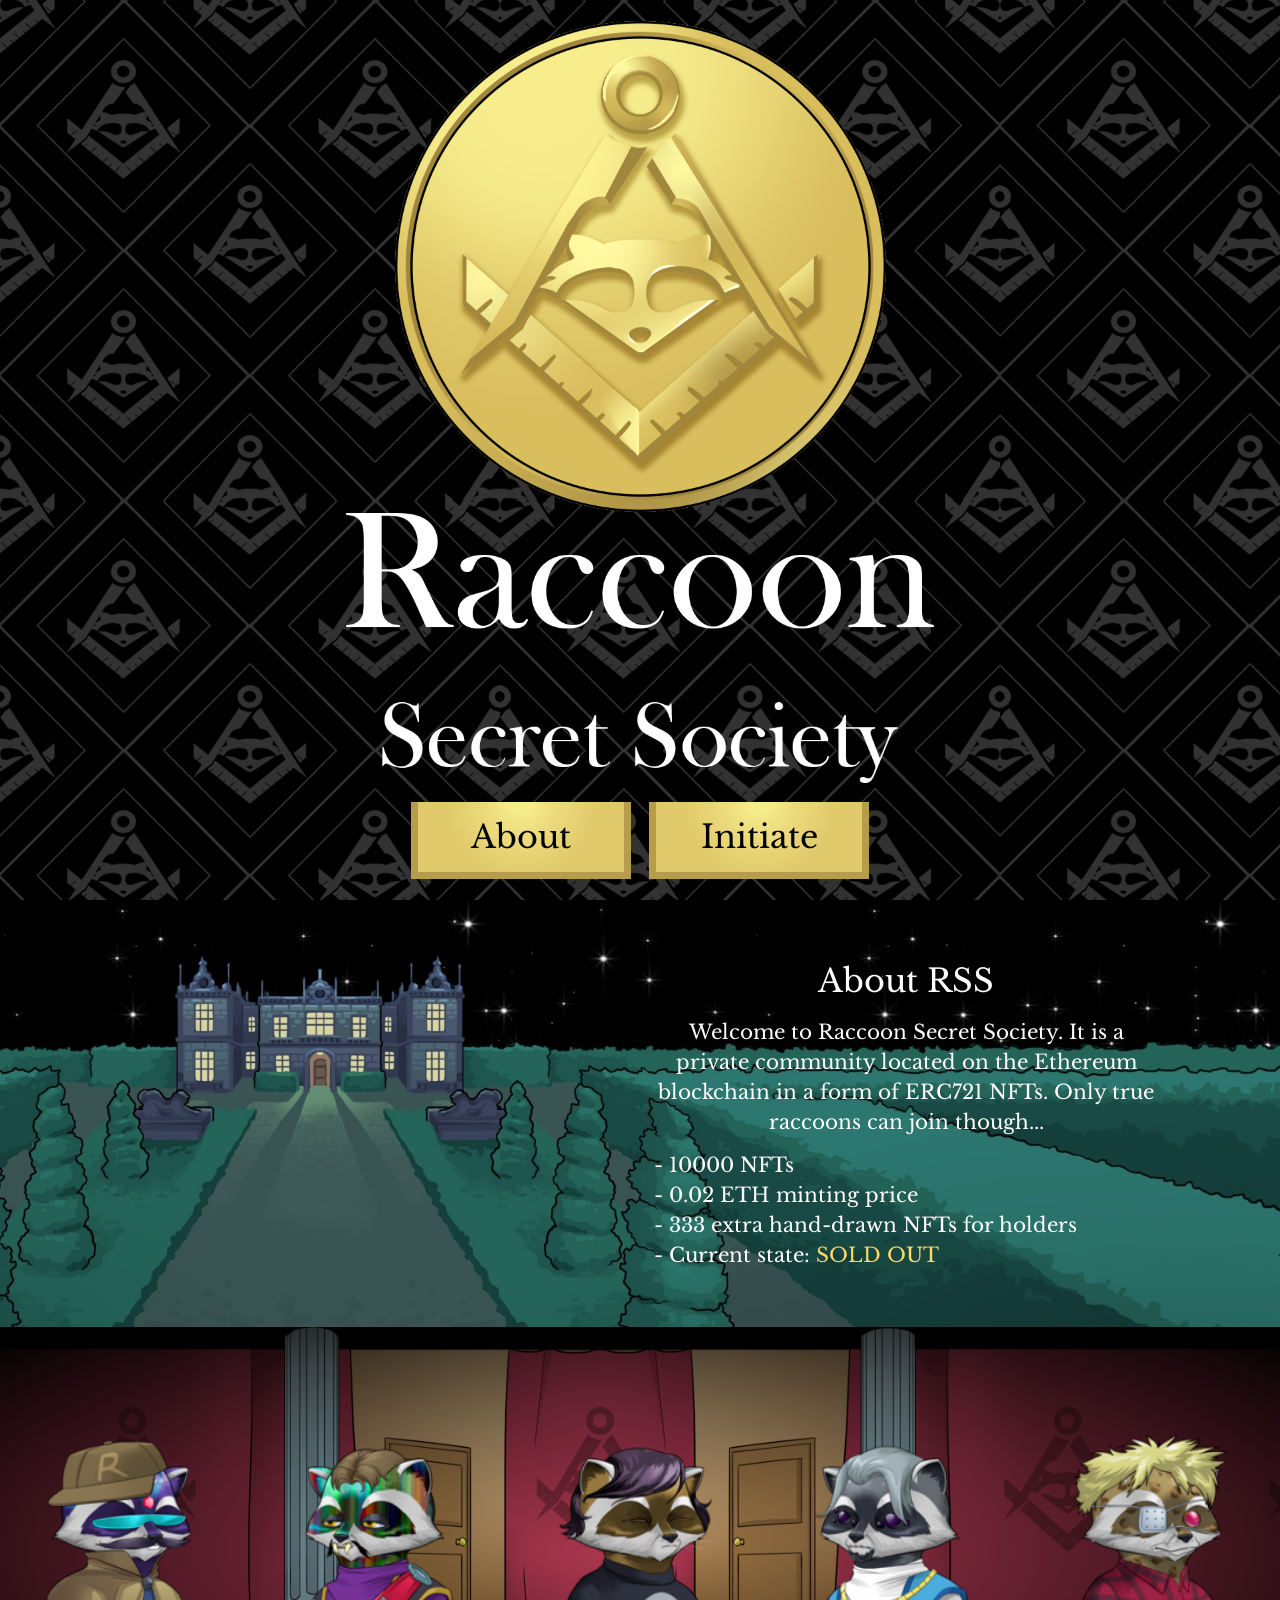
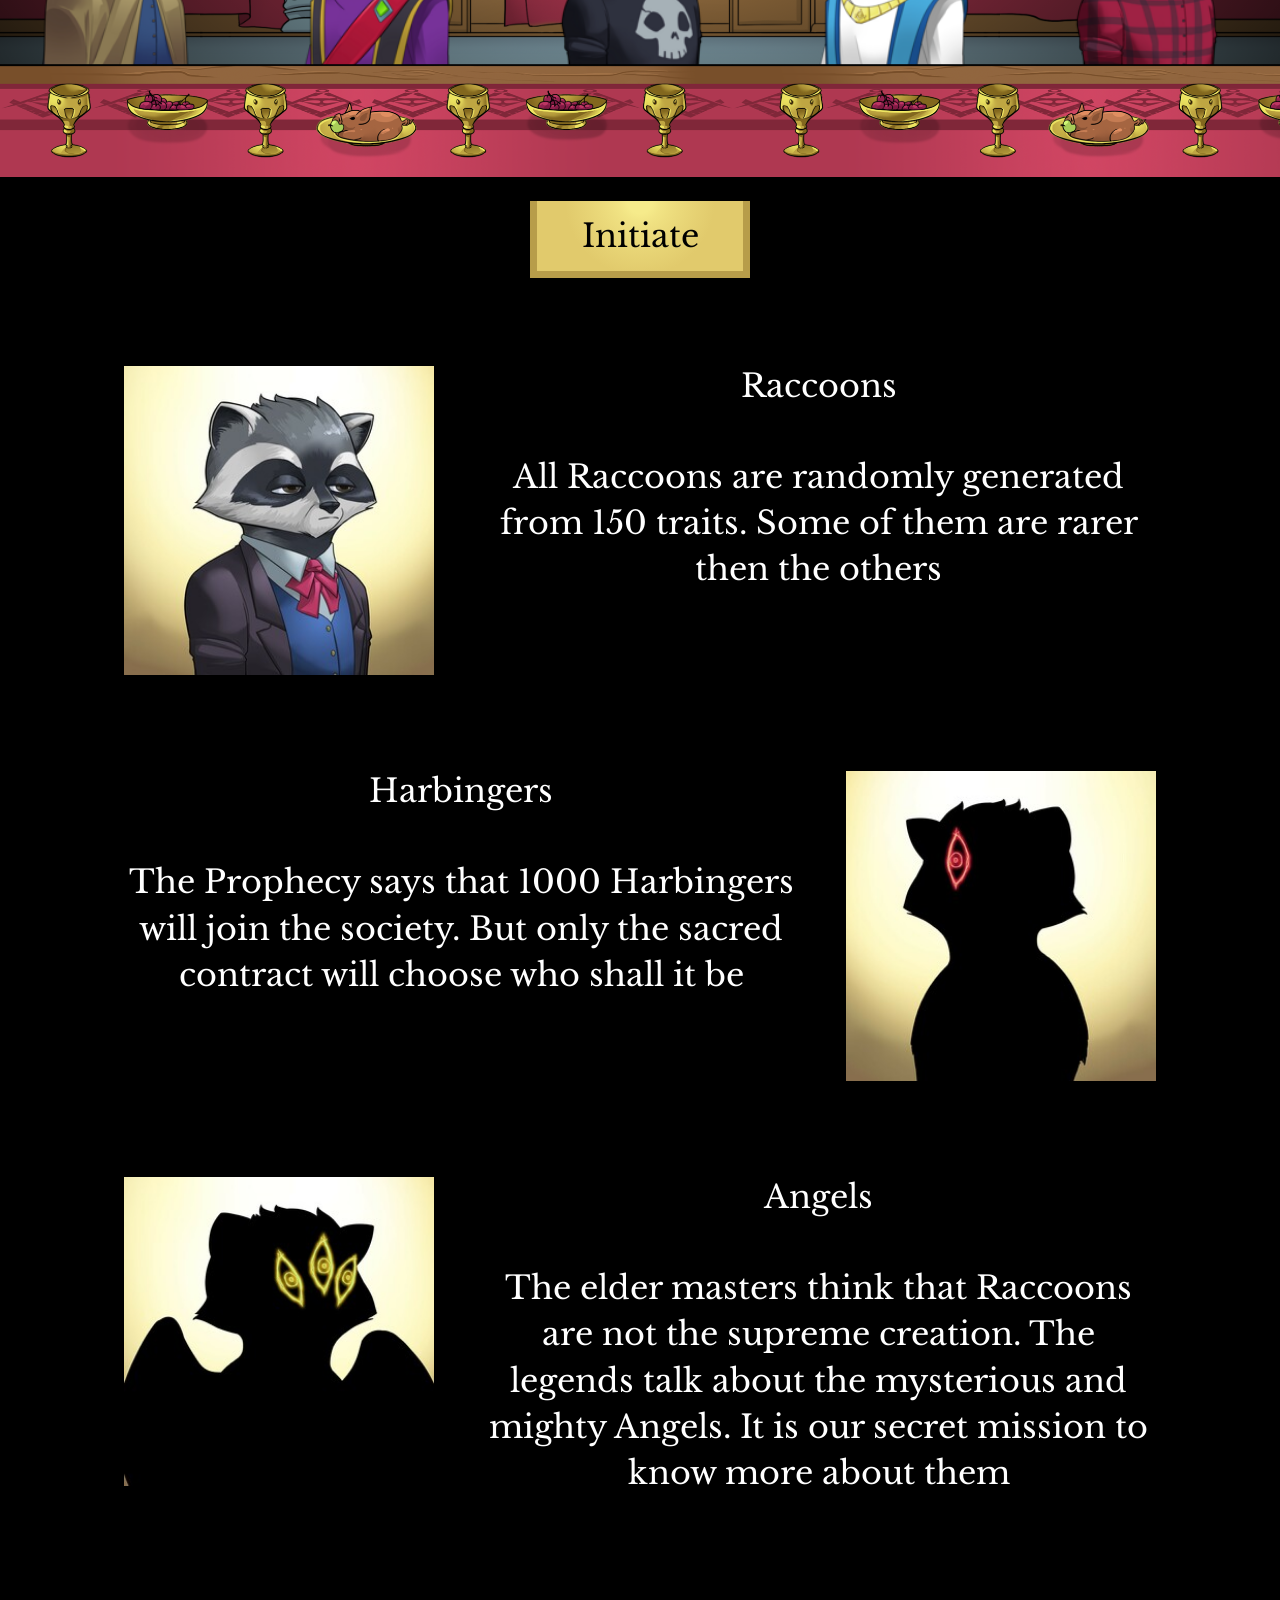
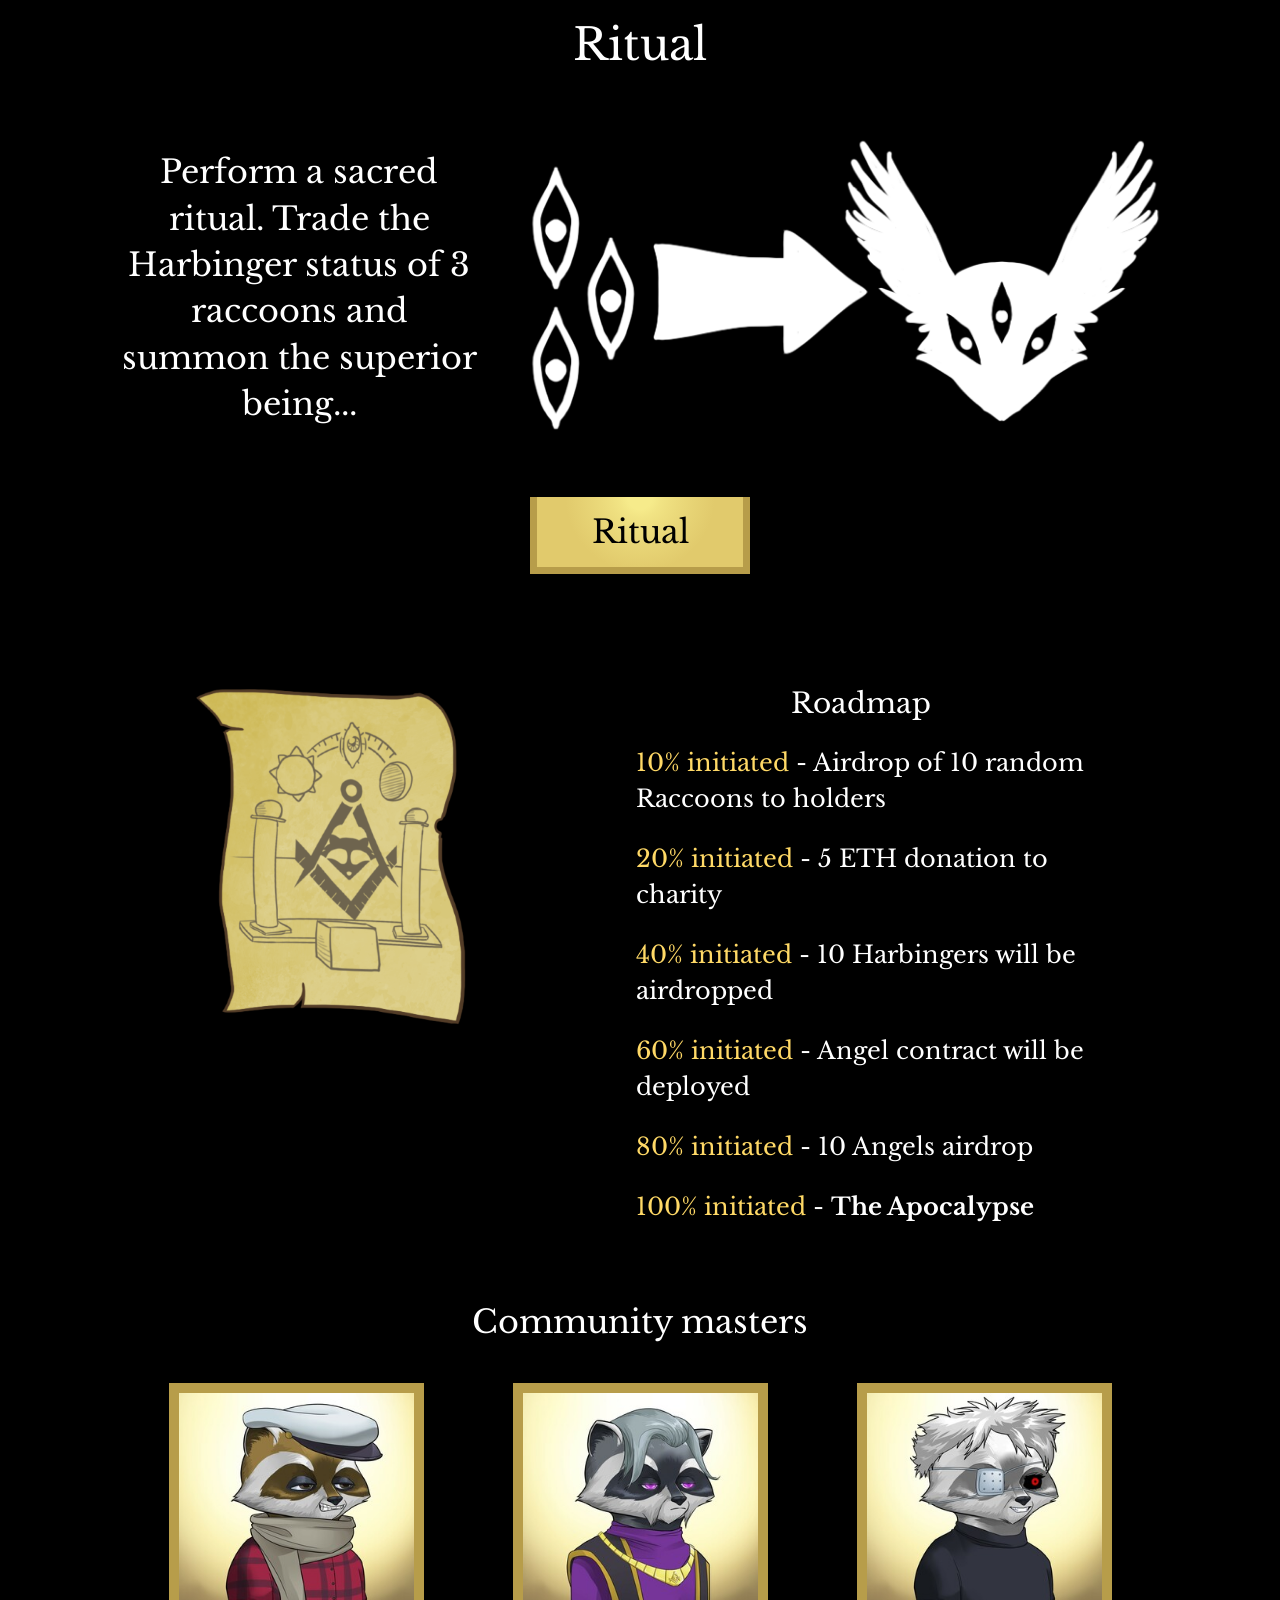
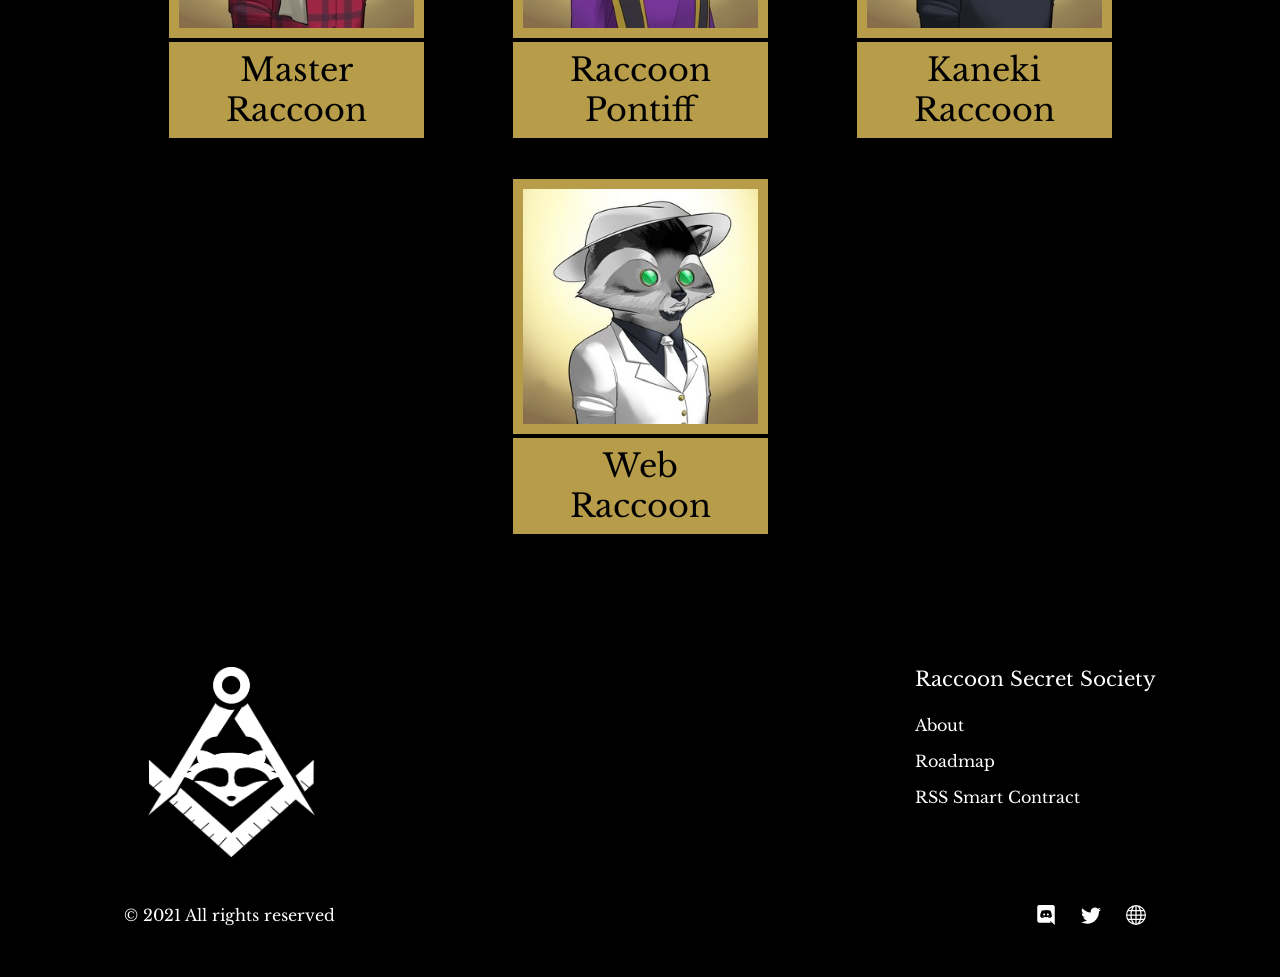
<file: index.html>
<!DOCTYPE html>
<html>

<head>
  <meta charset="utf-8">
  <meta name="viewport" content="width=device-width, initial-scale=1">
  <title>Raccoons</title>
  <link rel="apple-touch-icon" sizes="180x180" href="./apple-touch-icon.png">
  <link rel="icon" type="image/png" sizes="32x32" href="./favicon-32x32.png">
  <link rel="icon" type="image/png" sizes="16x16" href="./favicon-16x16.png">
  <link rel="manifest" href="./site.webmanifest">
  <link rel="mask-icon" href="./safari-pinned-tab.svg" color="#5bbad5">
  <meta name="msapplication-TileColor" content="#da532c">
  <meta name="theme-color" content="#ffffff">
  <link rel="preconnect" href="https://fonts.googleapis.com">
  <link rel="preconnect" href="https://fonts.gstatic.com" crossorigin>
  <link href="https://fonts.googleapis.com/css2?family=Libre+Baskerville&display=swap" rel="stylesheet">
  <link rel="stylesheet" href="./style.css">
</head>

<body>
  <div class="body-background"></div>

  <div class="header-section header-hidden" id="header-section">
    <div class="header-nav container">
      <a href="#about-section">About</a>
      <a href="./initiate.html">Initiate</a>
      <a href="#footer-section">Socials</a>
      <a href="./ritual.html">Ritual</a>
    </div>
  </div>

  <div class="title-section">
    <div class="title-logo"><img src="./img/title-logo.png" alt=""></div>
    <div class="title-textlogo"><img src="./img/title-textlogo.png" alt=""></div>
    <div class="title-about-btn"><a href="#about-section" class="btn">About</a></div>
    <div class="title-buy-btn"><a href="./initiate.html" class="btn">Initiate</a></div>
  </div>

  <div class="about-section" id="about-section">
    <div class="container">
      <div class="about-content">
        <div class="about-title">About RSS</div>
        <div class="about-text">Welcome to Raccoon Secret Society. It is a private community located on the Ethereum blockchain in a form of ERC721 NFTs. Only true raccoons can join though...</div>
        <div class="about-list">
          - 10000 NFTs
          <br>- 0.02 ETH minting price
          <br>- 333 extra hand-drawn NFTs for holders
          <br>- Current state: <span class="about-gold-text">SOLD OUT</span>
        </div>
      </div>
    </div>
  </div>

  <div class="animated-section">
    <div class="animated-hall"></div>
    <div class="animated-shading"></div>
    <div class="animated-raccoons" id="animated-raccoons"></div>
    <div class="animated-table"></div>
  </div>

  <div class="buy-sections">
    <a href="./initiate.html" class="btn">Initiate</a>
  </div>

  <div class="rarity-section container">
    <div class="rarity-row">
      <img src="./img/rarity-raccoon.jpg" class="rarity-img" alt="">
      <div class="rarity-content">
        <div class="rarity-title">Raccoons</div>
        <div class="rarity-text">All Raccoons are randomly generated from 150 traits. Some of them are rarer then the others</div>
      </div>
    </div>
    <div class="rarity-row">
      <div class="rarity-content">
        <div class="rarity-title">Harbingers</div>
        <div class="rarity-text">The Prophecy says that 1000 Harbingers will join the society. But only the sacred contract will choose who shall it be</div>
      </div>
      <img src="./img/rarity-hairbringer.jpg" class="rarity-img" alt="">
    </div>
    <div class="rarity-row">
      <img src="./img/rarity-angel.jpg" class="rarity-img" alt="">
      <div class="rarity-content">
        <div class="rarity-title">Angels</div>
        <div class="rarity-text">The elder masters think that Raccoons are not the supreme creation. The legends talk about the mysterious and mighty Angels. It is our secret mission to know more about them</div>
      </div>
    </div>
  </div>

  <div class="ritual-section">
    <div class="ritual-tilte">Ritual</div>
    <div class="ritual-row container">
      <div class="ritual-text">Perform a sacred ritual. Trade the Harbinger status of 3 raccoons and summon the superior being...</div>
      <img src="./img/ritual-img.png" class="ritual-row-img" alt="">
    </div>
    <a href="./ritual.html" class="btn ritual-btn">Ritual</a>
  </div>

  <div class="roadmap-section container" id="roadmap-section">
    <img src="./img/map.png" class="roadmap-map" alt="">
    <div class="roadmap-content">
      <div class="roadmap-title">Roadmap</div>
      <div class="roadmap-text"><span class="roadmap-gold-text">10% initiated</span> - Airdrop of 10 random Raccoons to holders</div>
      <div class="roadmap-text"><span class="roadmap-gold-text">20% initiated</span> - 5 ETH donation to charity</div>
      <div class="roadmap-text"><span class="roadmap-gold-text">40% initiated</span> - 10 Harbingers will be airdropped</div>
      <div class="roadmap-text"><span class="roadmap-gold-text">60% initiated</span> - Angel contract will be deployed</div>
      <div class="roadmap-text"><span class="roadmap-gold-text">80% initiated</span> - 10 Angels airdrop</div>
      <div class="roadmap-text"><span class="roadmap-gold-text">100% initiated</span> - <b>The Apocalypse</b></div>
    </div>
  </div>

  <div class="topcoon-section container">
    <div class="topcoon-title">Community masters</div>
    <div class="topcoon-portrait">
      <img src="./img/topcoon-1.jpg" class="topcoon-photo" alt="">
      <div class="topcoon-name">Master Raccoon</div>
    </div>
    <div class="topcoon-portrait">
      <img src="./img/topcoon-2.jpg" class="topcoon-photo" alt="">
      <div class="topcoon-name">Raccoon Pontiff</div>
    </div>
    <div class="topcoon-portrait">
      <img src="./img/topcoon-3.jpg" class="topcoon-photo" alt="">
      <div class="topcoon-name">Kaneki Raccoon</div>
    </div>
    <div class="topcoon-portrait">
      <img src="./img/topcoon-4.jpg" class="topcoon-photo" alt="">
      <div class="topcoon-name">Web Raccoon</div>
    </div>
  </div>

  <div class="footer-section" id="footer-section">
    <div class="container">
      <div class="footer-main">
        <div class="footer-logo"><img src="./img/logo.png" alt=""></div>
        <div class="footer-nav">
          <div class="footer-nav-title">Raccoon Secret Society</div>
          <a href="#about-section">About</a>
          <a href="#roadmap-section">Roadmap</a>
          <a href="https://etherscan.io/address/0x020bb206cd689d6981182579da490d5f4ceb4c46">RSS Smart Contract</a>
        </div>
      </div>
      <div class="footer-bottom">
        <div>&copy; 2021 All rights reserved</div>
        <div class="footer-social">
          <a href="https://discord.gg/wD85Dzfhfn">
            <svg width="16" height="16" fill="currentColor" class="bi bi-discord" viewBox="0 0 16 16">
              <path d="M6.552 6.712c-.456 0-.816.4-.816.888s.368.888.816.888c.456 0 .816-.4.816-.888.008-.488-.36-.888-.816-.888zm2.92 0c-.456 0-.816.4-.816.888s.368.888.816.888c.456 0 .816-.4.816-.888s-.36-.888-.816-.888z"/>
              <path d="M13.36 0H2.64C1.736 0 1 .736 1 1.648v10.816c0 .912.736 1.648 1.64 1.648h9.072l-.424-1.48 1.024.952.968.896L15 16V1.648C15 .736 14.264 0 13.36 0zm-3.088 10.448s-.288-.344-.528-.648c1.048-.296 1.448-.952 1.448-.952-.328.216-.64.368-.92.472-.4.168-.784.28-1.16.344a5.604 5.604 0 0 1-2.072-.008 6.716 6.716 0 0 1-1.176-.344 4.688 4.688 0 0 1-.584-.272c-.024-.016-.048-.024-.072-.04-.016-.008-.024-.016-.032-.024-.144-.08-.224-.136-.224-.136s.384.64 1.4.944c-.24.304-.536.664-.536.664-1.768-.056-2.44-1.216-2.44-1.216 0-2.576 1.152-4.664 1.152-4.664 1.152-.864 2.248-.84 2.248-.84l.08.096c-1.44.416-2.104 1.048-2.104 1.048s.176-.096.472-.232c.856-.376 1.536-.48 1.816-.504.048-.008.088-.016.136-.016a6.521 6.521 0 0 1 4.024.752s-.632-.6-1.992-1.016l.112-.128s1.096-.024 2.248.84c0 0 1.152 2.088 1.152 4.664 0 0-.68 1.16-2.448 1.216z"/>
            </svg>
          </a>
          <a href="https://twitter.com/TheRaccoonSS">
            <svg width="16" height="16" fill="currentColor" class="bi bi-twitter" viewBox="0 0 16 16">
              <path d="M5.026 15c6.038 0 9.341-5.003 9.341-9.334 0-.14 0-.282-.006-.422A6.685 6.685 0 0 0 16 3.542a6.658 6.658 0 0 1-1.889.518 3.301 3.301 0 0 0 1.447-1.817 6.533 6.533 0 0 1-2.087.793A3.286 3.286 0 0 0 7.875 6.03a9.325 9.325 0 0 1-6.767-3.429 3.289 3.289 0 0 0 1.018 4.382A3.323 3.323 0 0 1 .64 6.575v.045a3.288 3.288 0 0 0 2.632 3.218 3.203 3.203 0 0 1-.865.115 3.23 3.23 0 0 1-.614-.057 3.283 3.283 0 0 0 3.067 2.277A6.588 6.588 0 0 1 .78 13.58a6.32 6.32 0 0 1-.78-.045A9.344 9.344 0 0 0 5.026 15z"/>
            </svg>
          </a>
          <a href="/">
            <svg width="16" height="16" fill="currentColor" class="bi bi-globe" viewBox="0 0 16 16">
              <path d="M0 8a8 8 0 1 1 16 0A8 8 0 0 1 0 8zm7.5-6.923c-.67.204-1.335.82-1.887 1.855A7.97 7.97 0 0 0 5.145 4H7.5V1.077zM4.09 4a9.267 9.267 0 0 1 .64-1.539 6.7 6.7 0 0 1 .597-.933A7.025 7.025 0 0 0 2.255 4H4.09zm-.582 3.5c.03-.877.138-1.718.312-2.5H1.674a6.958 6.958 0 0 0-.656 2.5h2.49zM4.847 5a12.5 12.5 0 0 0-.338 2.5H7.5V5H4.847zM8.5 5v2.5h2.99a12.495 12.495 0 0 0-.337-2.5H8.5zM4.51 8.5a12.5 12.5 0 0 0 .337 2.5H7.5V8.5H4.51zm3.99 0V11h2.653c.187-.765.306-1.608.338-2.5H8.5zM5.145 12c.138.386.295.744.468 1.068.552 1.035 1.218 1.65 1.887 1.855V12H5.145zm.182 2.472a6.696 6.696 0 0 1-.597-.933A9.268 9.268 0 0 1 4.09 12H2.255a7.024 7.024 0 0 0 3.072 2.472zM3.82 11a13.652 13.652 0 0 1-.312-2.5h-2.49c.062.89.291 1.733.656 2.5H3.82zm6.853 3.472A7.024 7.024 0 0 0 13.745 12H11.91a9.27 9.27 0 0 1-.64 1.539 6.688 6.688 0 0 1-.597.933zM8.5 12v2.923c.67-.204 1.335-.82 1.887-1.855.173-.324.33-.682.468-1.068H8.5zm3.68-1h2.146c.365-.767.594-1.61.656-2.5h-2.49a13.65 13.65 0 0 1-.312 2.5zm2.802-3.5a6.959 6.959 0 0 0-.656-2.5H12.18c.174.782.282 1.623.312 2.5h2.49zM11.27 2.461c.247.464.462.98.64 1.539h1.835a7.024 7.024 0 0 0-3.072-2.472c.218.284.418.598.597.933zM10.855 4a7.966 7.966 0 0 0-.468-1.068C9.835 1.897 9.17 1.282 8.5 1.077V4h2.355z"/>
            </svg>
          </a>
        </div>
      </div>
    </div>
  </div>

  <script src="./script.js"></script>
</body>

</html>
</file>
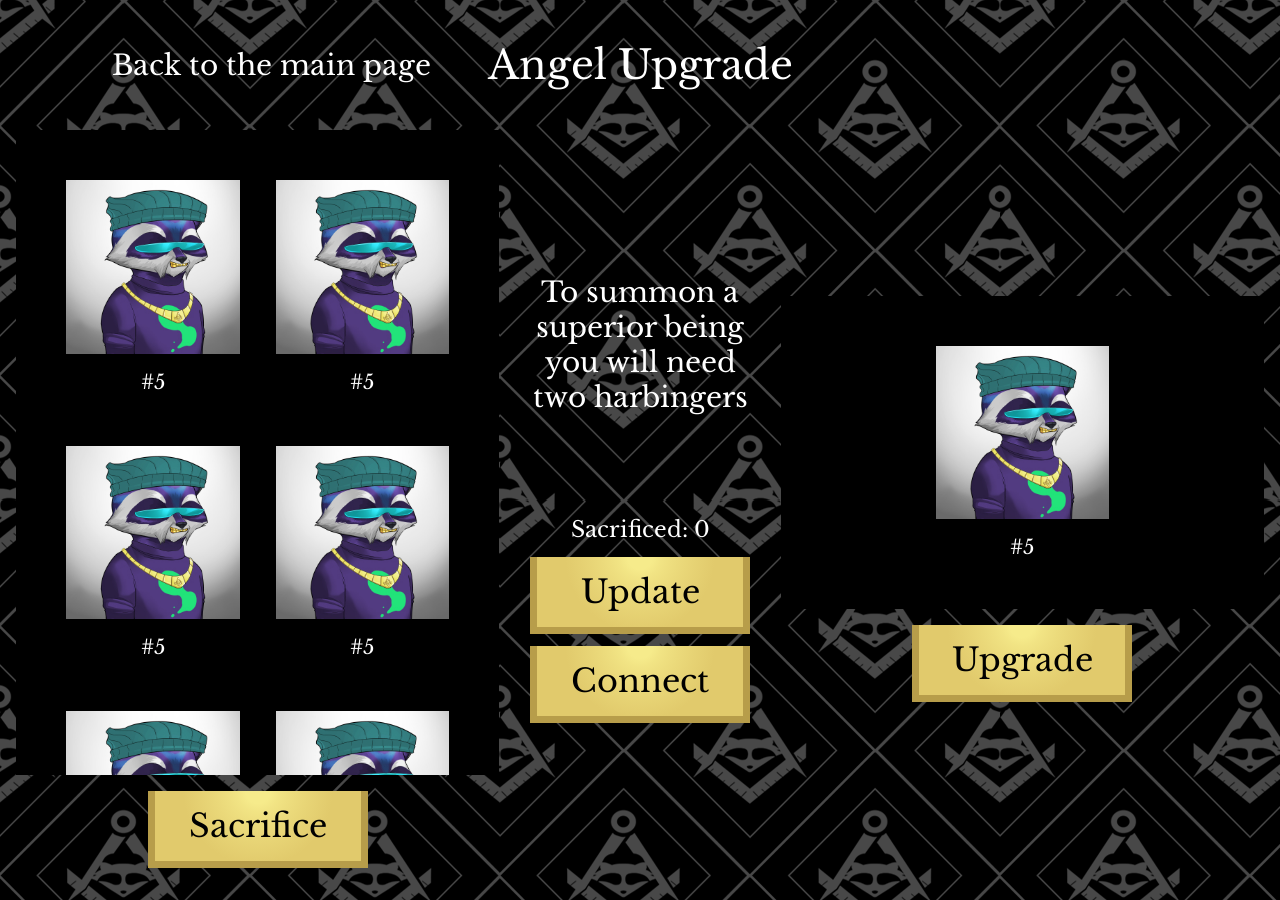
<file: upgrade.html>
<!DOCTYPE html>
<html>

<head>
  <meta charset="utf-8">
  <meta name="viewport" content="width=device-width, initial-scale=1">
  <meta name="fortmatic-site-verification" content="xtYl1yofPmeaTHz8" />
  <title>Raccoons</title>
  <link rel="apple-touch-icon" sizes="180x180" href="./apple-touch-icon.png">
  <link rel="icon" type="image/png" sizes="32x32" href="./favicon-32x32.png">
  <link rel="icon" type="image/png" sizes="16x16" href="./favicon-16x16.png">
  <link rel="manifest" href="./site.webmanifest">
  <link rel="mask-icon" href="./safari-pinned-tab.svg" color="#5bbad5">
  <meta name="msapplication-TileColor" content="#da532c">
  <meta name="theme-color" content="#ffffff">
  <link rel="preconnect" href="https://fonts.googleapis.com">
  <link rel="preconnect" href="https://fonts.gstatic.com" crossorigin>
  <link href="https://fonts.googleapis.com/css2?family=Libre+Baskerville&display=swap" rel="stylesheet">
  <link rel="stylesheet" href="./style.css">
</head>

<body class="upgrade-page">
  <div class="upgrade-page-header">
    <a href="./index.html">Back to the main page</a>
    <div class="upgrade-page-title">Angel Upgrade</div>
    <div></div>
  </div>
  <div class="upgrade-page-container">
    <div class="upgrade-page-content">
      <div class="upgrade-page-content-raccoons">
        <div class="upgrade-page-raccoons" id="upgrade-page-raccoons-sacrifice"></div>
        <div class="btn" id="upgrade-sacrifice-btn">Sacrifice</div>
      </div>
      <div class="upgrade-page-content-center">
        <div class="upgrade-page-text">
          To summon a superior being you will need two harbingers
        </div>
        <div class="upgrade-page-btn-group">
          <div class="upgrade-page-sacrificed-label">
            Sacrificed:
            <span id="upgrade-page-sacrificed-quantity">0</span>
          </div>
          <div class="btn" id="upgrade-update-btn">Update</div>
          <div class="btn" id="upgrade-connect-btn">Connect</div>
        </div>
      </div>
      <div class="upgrade-page-content-raccoons">
        <div class="upgrade-page-raccoons" id="upgrade-page-raccoons-upgrade"></div>
        <div class="btn" id="upgrade-main-btn">Upgrade</div>
      </div>
    </div>
  </div>
  <script type="text/javascript" src="./upgrade.js"></script>
</body>

</html>
</file>
<file: style.css>
:root {
  --bg-radial-gold: radial-gradient(circle at top, #f6eb8b 10%, 30%, #e1ca6c 60%);
}
* {
  box-sizing: border-box;
}
html {
  height: 100%;
  scroll-behavior: smooth;
}
body {
  position: relative;
  min-height: 100%;
  margin: 0;
  background-color: black;
  font-family: 'Libre Baskerville', serif;
}
a {
  text-decoration: none;
}

.body-background {
  position: absolute;
  z-index: -1;
  width: 100%;
  height: 100%;
  background-image: url('./img/body-pattern.png');
  background-attachment: fixed;
  filter: opacity(.7);
}

.container {
  max-width: 1080px;
  width: 100%;
  margin: auto;
}
body > .container {
  padding: 1% 2%;
}
@media (min-width: 1080px) {
  body > .container {
    padding: 5% 24px;
  }
}
.btn {
  display: block;
  width: 220px;
  border-width: 0 7px 7px;
  border-style: solid;
  border-color: #b79d4a;
  padding: 15px 0;
  background: var(--bg-radial-gold);
  font-size: 32px;
  text-align: center;
  color: black;
  transition: .15s;
}
.btn:not(.btn-disabled) {
  cursor: pointer;
}
.btn:not(.btn-disabled):hover {
  box-shadow: 0 0 6px 0 #f6eb8b;
}


.header-section {
  position: fixed;
  z-index: 1;
  top: 0;
  width: 100%;
  background-color: black;
  font-size: 16px;
  transition: .3s;
}
.header-section.header-hidden {
  top: -50px;
}
.header-nav {
  display: flex;
  justify-content: space-around;
  align-items: center;
  height: 50px;
}
.header-nav > a {
  color: white;
  transition: .3s;
}
.header-nav > a:hover {
  color: #ffd966;
}


.title-section {
  display: flex;
  justify-content: center;
  flex-wrap: wrap;
  height: 100vh;
  padding: 2vh 0;
}
.title-logo,
.title-textlogo {
  width: 100%;
  padding: 0 1vh;
  line-height: 0;
  text-align: center;
}
.title-logo {
  align-self: flex-end;
}
.title-textlogo {
  align-self: center;
}
.title-logo > img {
  max-width: 540px;
  width: 100%;
  max-height: calc(59vh - 99px);
  object-fit: contain;
}
.title-textlogo > img {
  max-width: 600px;
  width: 100%;
  max-height: calc(33vh - 55px);
  object-fit: contain;
}
.title-about-btn,
.title-buy-btn {
  width: 100%;
  align-self: flex-start;
  padding: 2vh 1vh 0;
}
.title-about-btn > .btn,
.title-buy-btn > .btn {
  margin: auto;
}
@media (min-width: 500px) {
  .title-logo > img {
    max-height: calc(60vh - 49px);
  }
  .title-textlogo > img {
    max-height: calc(34vh - 28px);
  }
  .title-about-btn,
  .title-buy-btn {
    width: auto;
  }
}
@media (min-width: 800px) and (min-aspect-ratio: 3/2) {
  .title-section {
    padding: 5vh 0;
  }
  .title-textlogo {
    order: 2;
    align-self: flex-end;
    box-sizing: content-box;
    max-width: 600px;
    width: calc(100% - 6vh - 440px);
  }
  .title-logo > img {
    max-height: 58vh;
  }
  .title-textlogo > img {
    max-height: 32vh;
  }
  .title-about-btn {
    order: 1;
    align-self: flex-end;
  }
  .title-buy-btn {
    order: 3;
    align-self: flex-end;
  }
}


.about-section {
  display: flex;
  min-height: 33.333vw;
  background-image: url('./img/about-background.jpg');
  background-position-x: 15%;
  background-size: auto 100%;
}
.about-content {
  max-width: 100%;
  width: 524px;
  margin-left: auto;
  padding: 12px;
  line-height: 1.5;
  color: white;
}
.about-title {
  font-size: 28px;
  text-align: center;
}
.about-text {
  margin-top: 1vw;
  font-size: 18px;
  text-align: center;
}
.about-list {
  margin-top: 1vw;
  font-size: 18px;
}
.about-gold-text {
  color: #ffd966;
}
@media (min-width: 800px) {
  .about-content {
    width: 548px;
    padding: 22px;
  }
  .about-title { font-size: 32px; }
  .about-text { font-size: 20px; }
  .about-list { font-size: 20px; }
}


.animated-section {
  position: relative;
  overflow: hidden;
  height: 50vh;
}
.animated-section > div {
  position: absolute;
}
.animated-hall {
  width: 100vw;
  height: 100%;
  background-image: url('./img/animated-background.png');
  background-size: auto 100%;
  animation: animated-section-move 45s linear infinite;
}
.animated-shading {
  width: 100%;
  height: 100%;
  background: radial-gradient(#0000, #000f);
}
.animated-raccoons {
  position: absolute;
  bottom: 24.9%;
  width: max-content;
  height: 52%;
}
.animated-raccoons > img {
  height: 100%;
  margin-right: 2vh;
  padding-right: .6vh;
}
.animated-raccoons > img:first-child {
  margin-left: -28.6vh;
  transition: margin-left 3s linear;
}
.animated-table {
  bottom: 0;
  width: 100vw;
  height: 25%;
  background-image: url('./img/animated-table.png');
  background-size: auto 100%;
  animation: animated-section-move 8535ms linear infinite;
}
@keyframes animated-section-move {
  from { background-position-x: 0; }
  to { background-position-x: calc(100% - 100vw); }
}


.buy-sections {
  display: flex;
  justify-content: center;
  padding: 24px;
}


.rarity-row {
  display: flex;
  align-items: flex-start;
  padding: 24px 0;
}
.rarity-row > :first-child {
  margin-right: 24px;
}
.rarity-content {
  font-size: 18px;
  text-align: center;
  color: white;
}
.rarity-text {
  margin-top: 24px;
  line-height: 1.45;
}
.rarity-img {
  min-width: 30%;
  width: 30%;
}
@media (min-width: 800px) {
  .rarity-row { padding: 48px 0; }
  .rarity-text { margin-top: 48px; }
  .rarity-content { font-size: 32px; }
}
@media (min-width: 1080px) {
  .rarity-row:first-child {
    padding-top: 0;
  }
  .rarity-row > :first-child {
    margin-right: 48px;
  }
}


.ritual-tilte {
  margin: 8px 0;
  font-size: 44px;
  text-align: center;
  color: white;
}
.ritual-row {
  display: flex;
  align-items: center;
  padding: 16px;
}
.ritual-text {
  width: 35%;
  line-height: 1.45;
  font-size: 18px;
  text-align: center;
  color: white;
}
.ritual-row-img {
  width: 65%;
  padding-left:36px;
}
.ritual-btn {
  margin: 0 auto 48px;
}
@media (min-width: 800px) {
  .ritual-text { font-size: 24px; }
}
@media (min-width: 1080px) {
  .ritual-text {
    font-size: 32px;
  }
  .ritual-row {
    padding: 48px 16px;
  }
}


.roadmap-section.container {
  display: flex;
  justify-content: space-around;
  align-items: flex-start;
}
.roadmap-map {
  min-width: 27%;
  width: 27%;
}
.roadmap-content {
  width: 450px;
  margin-left: 24px;
  color: white;
}
.roadmap-title {
  font-size: 24px;
  text-align: center;
}
.roadmap-text {
  margin-top: 24px;
  line-height: 1.5;
  font-size: 18px;
}
.roadmap-gold-text {
  color: #ffd966;
}
@media (min-width: 800px) {
  .roadmap-title { font-size: 28px; }
  .roadmap-text { font-size: 24px; }
}


.topcoon-section {
  display: flex;
  justify-content: space-around;
  flex-wrap: wrap;
}
.topcoon-title {
  width: 100%;
  margin: 48px 0 2%;
  font-size: 32px;
  text-align: center;
  color: white;
}
.topcoon-portrait {
  display: flex;
  flex-direction: column;
  align-items: center;
  max-width: 255px;
  width: 30%;
  margin: 2% .5%;
}
.topcoon-photo {
  width: 100%;
  border: 10px solid #b79d4a;
}
.topcoon-name {
  display: inline-block;
  margin-top: 4px;
  padding: 4px 12px;
  background-color: #b79d4a;
  font-size: 24px;
  text-align: center;
}
@media (min-width: 800px) {
  .topcoon-name {
    padding: 8px 24px;
    font-size: 32px;
  }
}
@media (min-width: 1080px) {
  .topcoon-title {
    margin-top: -4vw;
  }
}


.footer-section {
  display: flex;
  background-color: black;
  font-size: 16px;
  color: white;
}
.footer-section a {
  color: white;
  transition: .3s;
}
.footer-section a:hover {
  color: #ffd966;
}
.footer-section > .container {
  padding: 48px 24px;
}
.footer-main {
  display: flex;
}
.footer-logo {
  display: flex;
  align-items: center;
  margin: 0 auto 0 24px;
}
.footer-logo > img {
  filter: invert(1);
  height: 190px;
}
.footer-nav {
  padding-left: 48px;
}
.footer-nav-title {
  margin-bottom: 24px;
  font-size: 20px;
}
.footer-nav > a {
  display: block;
  margin-top: 16px;
}
.footer-bottom {
  display: flex;
  justify-content: space-between;
  margin-top: 48px;
}
.footer-social > a {
  margin: 0 10px;
}
.footer-social svg {
  width: 20px;
  height: 20px;
}


.initiate-page {
  display: flex;
  height: 100%;
  background: black url('./img/body-pattern.png');
}
.initiate-section {
  position: relative;
  max-width: 200vh;
  width: 100%;
  max-height: 160vw;
  height: 100%;
  margin: auto;
  background-image: url('./img/initiate-background.jpg');
  background-position: 30% center;
  background-size: cover;
}
.initiate-content {
  line-height: 1.6;
  text-align: center;
  letter-spacing: 1px;
  color: white;
}
.initiate-list {
  max-width: 560px;
  margin: auto;
}
.initiate-list-header,
.initiate-list-item {
  text-shadow: 0 1px 0 #d4bf4b, 1px 1px 0 #d4bf4b,
               1px 0 0 #d4bf4b, 1px -1px #d4bf4b,
               0 -1px 0 #d4bf4b, -1px -1px 0 #d4bf4b,
               -1px 0 0 #d4bf4b, -1px 1px 0 #d4bf4b;
}
.initiate-btn-group {
  display: flex;
  flex-wrap: wrap;
  position: absolute;
  left: 0;
  width: min-content;
  margin: auto;
}
.initiate-minus,
.initiate-plus {
  border-style: solid;
  border-color: transparent #e1ca6c;
  cursor: pointer;
  transition: .15s;
}
.initiate-minus:hover {
  transform: matrix(1.05, 0, 0, 1.05, -2, 0);
}
.initiate-plus:hover {
  transform: matrix(1.05, 0, 0, 1.05, 2, 0);
}
.initiate-input {
  border: none;
  outline: none;
  padding-bottom: 7px;
  background: var(--bg-radial-gold);
  font-family: inherit;
  text-align: center;
}

.initiate-content {
  padding: 12px;
}
.initiate-list {
  margin: 12px auto 0;
}
.initiate-list-item {
  margin-top: 12px;
}
.initiate-btn-group {
  right: 0;
  bottom: 4%;
}
.initiate-connect {
  width: 202px;
  margin: 0 52px 12px;
}
.initiate-minus,
.initiate-plus {
  margin: 4px 0;
}
.initiate-minus {
  border-width: 21px 40px 21px 0px;
}
.initiate-plus {
  border-width: 21px 0px 21px 40px;
}
.initiate-input {
  width: 50px;
  margin: 0 12px;
}
.initiate-confirm {
  width: 140px;
  margin-right: 12px;
}
.initiate-text { font-size: 18px; }
.initiate-timer { font-size: 24px; }
.initiate-list-header { font-size: 22px; }
.initiate-list-item { font-size: 18px; }
.initiate-input { font-size: 28px; }
@media (max-width: 767px), (max-width: 991px) and (min-aspect-ratio: 4/3) {
  .initiate-btn-group > .btn {
    padding: 4px 0;
    font-size: 28px;
  }
}
@media (min-width: 768px) and (max-aspect-ratio: 4/3), (min-width: 992px) {
  .initiate-connect {
    width: 249px;
    margin: 0 76px 16px;
  }
  .initiate-minus,
  .initiate-plus {
    margin: 6px 0 5px;
  }
  .initiate-minus {
    border-width: 33px 60px 33px 0px;
  }
  .initiate-plus {
    border-width: 33px 0px 33px 60px;
  }
  .initiate-input {
    width: 77px;
    margin: 0 16px;
  }
  .initiate-confirm {
    width: 156px;
    margin-right: 16px;
  }
  .initiate-text { font-size: 24px; }
  .initiate-timer { font-size: 36px; }
  .initiate-list-header { font-size: 32px; }
  .initiate-list-item { font-size: 24px; }
  .initiate-input { font-size: 32px; }
}
@media (min-width: 768px) and (min-aspect-ratio: 4/3), (min-width: 992px) {
  .initiate-content {
    display: flex;
    flex-direction: column;
    max-width: 800px;
    width: 50%;
    height: 100%;
    margin-left: auto;
  }
  .initiate-text {
    margin-bottom: auto;
  }
  .initiate-list {
    margin: auto;
  }
  .initiate-btn-group {
    right: 50%;
    bottom: 20%;
  }
}
@media (min-width: 992px) and (max-aspect-ratio: 4/3), (min-width: 1600px){
  .initiate-content {
    padding: 24px;
  }
  .initiate-list-item {
    margin-top: 8%;
  }
}
@media (min-width: 1600px) {
  .initiate-text { font-size: 36px; }
  .initiate-timer { font-size: 48px; }
  .initiate-list-header { font-size: 40px; }
  .initiate-list-item { font-size: 32px; }
}
@media (min-width: 1728px) {
  .initiate-btn-group {
    right: 0;
  }
}


.ritual-page,
.upgrade-page {
  display: flex;
  flex-direction: column;
  height: 100%;
  background: black url('./img/body-pattern.png');
}
.ritual-page-header > *,
.upgrade-page-header > * {
  display: block;
  margin: 8px 0;
  text-align: center;
  color: white;
}
.ritual-page-header > .ritual-page-title,
.upgrade-page-header > .upgrade-page-title {
  font-size: 28px;
}
.ritual-page-container,
.upgrade-page-container {
  display: flex;
  flex: 1;
  overflow: hidden;
  padding-bottom: 8px;
}
.ritual-page-content,
.upgrade-page-content {
  display: flex;
  flex: 1;
  justify-content: space-evenly;
  align-items: center;
}
.ritual-page-raccoons,
.upgrade-page-content-raccoons {
  max-width: 630px;
  max-height: 100%;
}
.upgrade-page-content-raccoons {
  display: flex;
  flex-direction: column;
  overflow: hidden;
  min-height: 30%;
}
.ritual-page-raccoons,
.upgrade-page-raccoons {
  display: none;
  justify-content: center;
  flex-wrap: wrap;
  overflow: auto;
  padding: 8px;
  background: black;
  -ms-overflow-style: none;
  scrollbar-width: none;
}
.ritual-page-raccoons::-webkit-scrollbar,
.upgrade-page-raccoons::-webkit-scrollbar {
  width: 0px;
}
.ritual-page-raccoon,
.upgrade-page-raccoon {
  width: 49%;
  margin: 0.5%;
  padding: 4px;
}
.ritual-page-selected-raccoon,
.upgrade-page-selected-raccoon {
  background: #e1ca6c;
}
.ritual-page-raccoon > img,
.upgrade-page-raccoon > img {
  width: 100%;
}
.ritual-page-raccoon-name,
.upgrade-page-raccoon-name {
  font-size: 18px;
  text-align: center;
  color: white;
}
.upgrade-page-content-raccoons > .btn {
  margin: 16px auto 0;
}
.ritual-page-content-right {
  max-width: 690px;
  margin: 8px 4px;
}
.upgrade-page-content-center {
  max-width: 690px;
  margin: 8px 4px;
}
.ritual-page-text,
.upgrade-page-text {
  margin-bottom: 8px;
  font-size: 18px;
  text-align: center;
  color: white;
}
.ritual-page-btn-group > .btn {
  margin: auto;
}
.upgrade-page-btn-group > .btn {
  margin: 12px auto 0;
}
.ritual-main-button-label,
.upgrade-page-sacrificed-label {
  height: 20px;
  line-height: 20px;
  text-align: center;
  color: white;
}
@media (max-width: 1023px) {
  .ritual-page-btn-group > .btn,
  .upgrade-page-content-raccoons > .btn,
  .upgrade-page-btn-group > .btn {
    width: 200px;
    padding: 8px 0;
    font-size: 24px;
  }
}
@media (max-width: 767px) {
  .ritual-page-content,
  .upgrade-page-content {
    flex-direction: column;
  }
  .ritual-page-btn-group,
  .upgrade-page-btn-group {
    display: flex;
    flex-wrap: wrap;
  }
  .ritual-main-button-label {
    order: -1;
    width: 50%;
    margin-bottom: 4px;
    margin-left: 50%;
  }
  .upgrade-page-sacrificed-label {
    width: 100%;
  }
}
@media (max-width: 539px) {
  .ritual-page-btn-group > .btn,
  .upgrade-page-content-raccoons > .btn,
  .upgrade-page-btn-group > .btn {
    width: 150px;
    border-width: 0 5px 5px;
    padding: 4px 0;
    font-size: 22px;
  }
}
@media (min-width: 540px) {
  .ritual-page-header,
  .upgrade-page-header {
    display: flex;
    align-items: center;
  }
  .ritual-page-header > *,
  .upgrade-page-header > * {
    flex: 1;
  }
  .ritual-page-header > .ritual-page-title,
  .upgrade-page-header > .upgrade-page-title {
    flex: 0 0 auto;
  }
  .ritual-page-raccoon-name,
  .upgrade-page-raccoon-name { font-size: 20px; }
  .ritual-page-text,
  .upgrade-page-text { font-size: 22px; }
  .ritual-main-button-label,
  .upgrade-page-sacrificed-label { font-size: 20px; }
}
@media (min-width: 768px) {
  .ritual-page-raccoons,
  .upgrade-page-content-raccoons {
    width: 50%;
    margin: 8px 16px;
  }
  .ritual-page-raccoons,
  .upgrade-page-raccoons {
    padding: 16px;
  }
  .ritual-page-raccoon,
  .upgrade-page-raccoon {
    padding: 8px;
  }
  .ritual-page-content-right {
    width: 50%;
  }
  .upgrade-page-content-center {
    width: 25%;
  }
  .ritual-page-text,
  .upgrade-page-text {
    margin-bottom: 32px;
    font-size: 24px;
  }
  .ritual-main-button-label,
  .upgrade-page-sacrificed-label {
    height: 30px;
    margin-top: 8px;
    line-height: 30px;
    font-size: 22px;
  }
}
@media (min-width: 1024px) and (max-aspect-ratio: 5/4),
       (min-width: 1200px) and (max-aspect-ratio: 5/3), 
       (min-width: 1400px){
  .ritual-page-header,
  .upgrade-page-header {
    padding: 32px 56px;
  }
  .ritual-page-header > *,
  .upgrade-page-header > * {
    font-size: 28px;
  }
  .ritual-page-header > .ritual-page-title,
  .upgrade-page-header > .upgrade-page-title {
    font-size: 40px;
  }
  .ritual-page-container {
    padding-bottom: 80px;
  }
  .upgrade-page-container {
    padding-bottom: 32px;
  }
  .ritual-page-raccoons,
  .upgrade-page-raccoons {
    padding: 24px 32px;
  }
  .ritual-page-raccoon,
  .upgrade-page-raccoon {
    padding: 24px 16px;
  }
  .ritual-page-raccoon-name,
  .upgrade-page-raccoon-name {
    margin-top: 12px;
  }
  .ritual-page-text,
  .upgrade-page-text {
    margin-bottom: 100px;
    font-size: 28px;
  }
  .ritual-main-button-label {
    height: 60px;
    line-height: 60px;
  }
}
</file>
